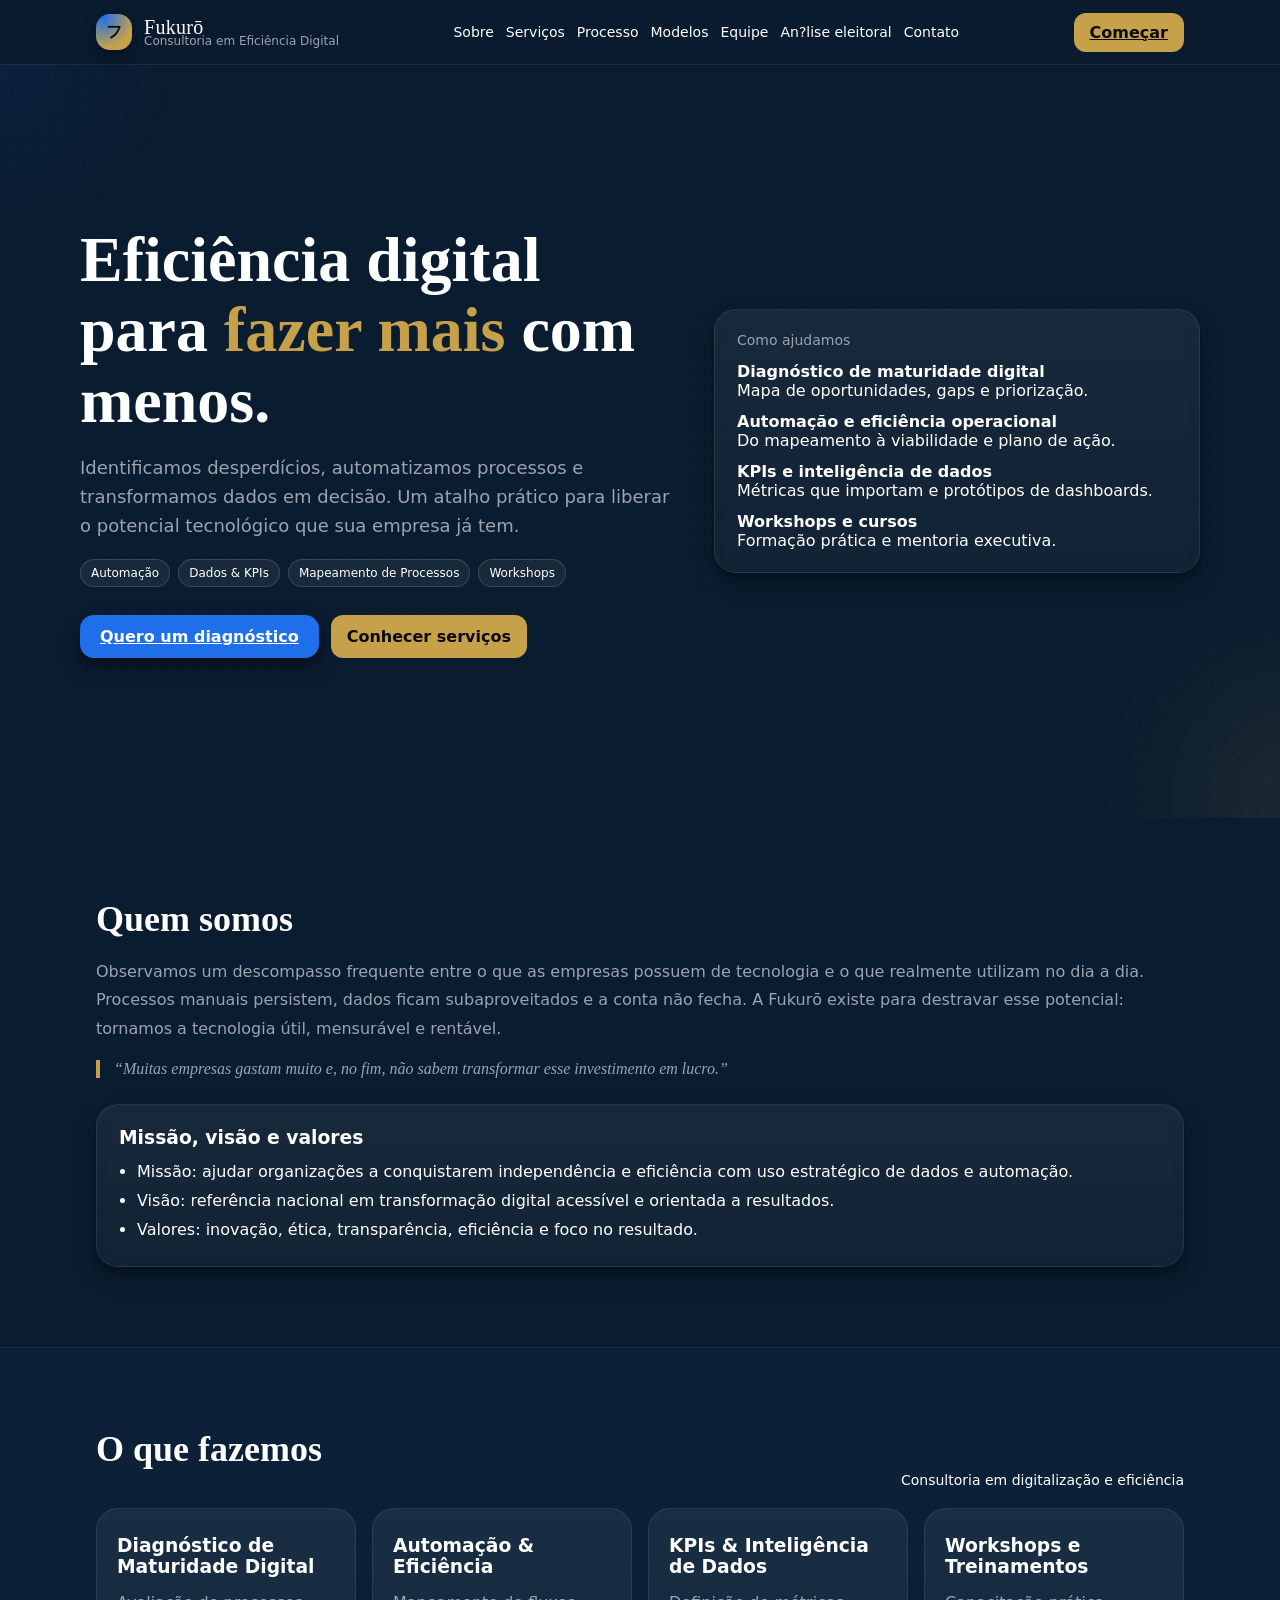
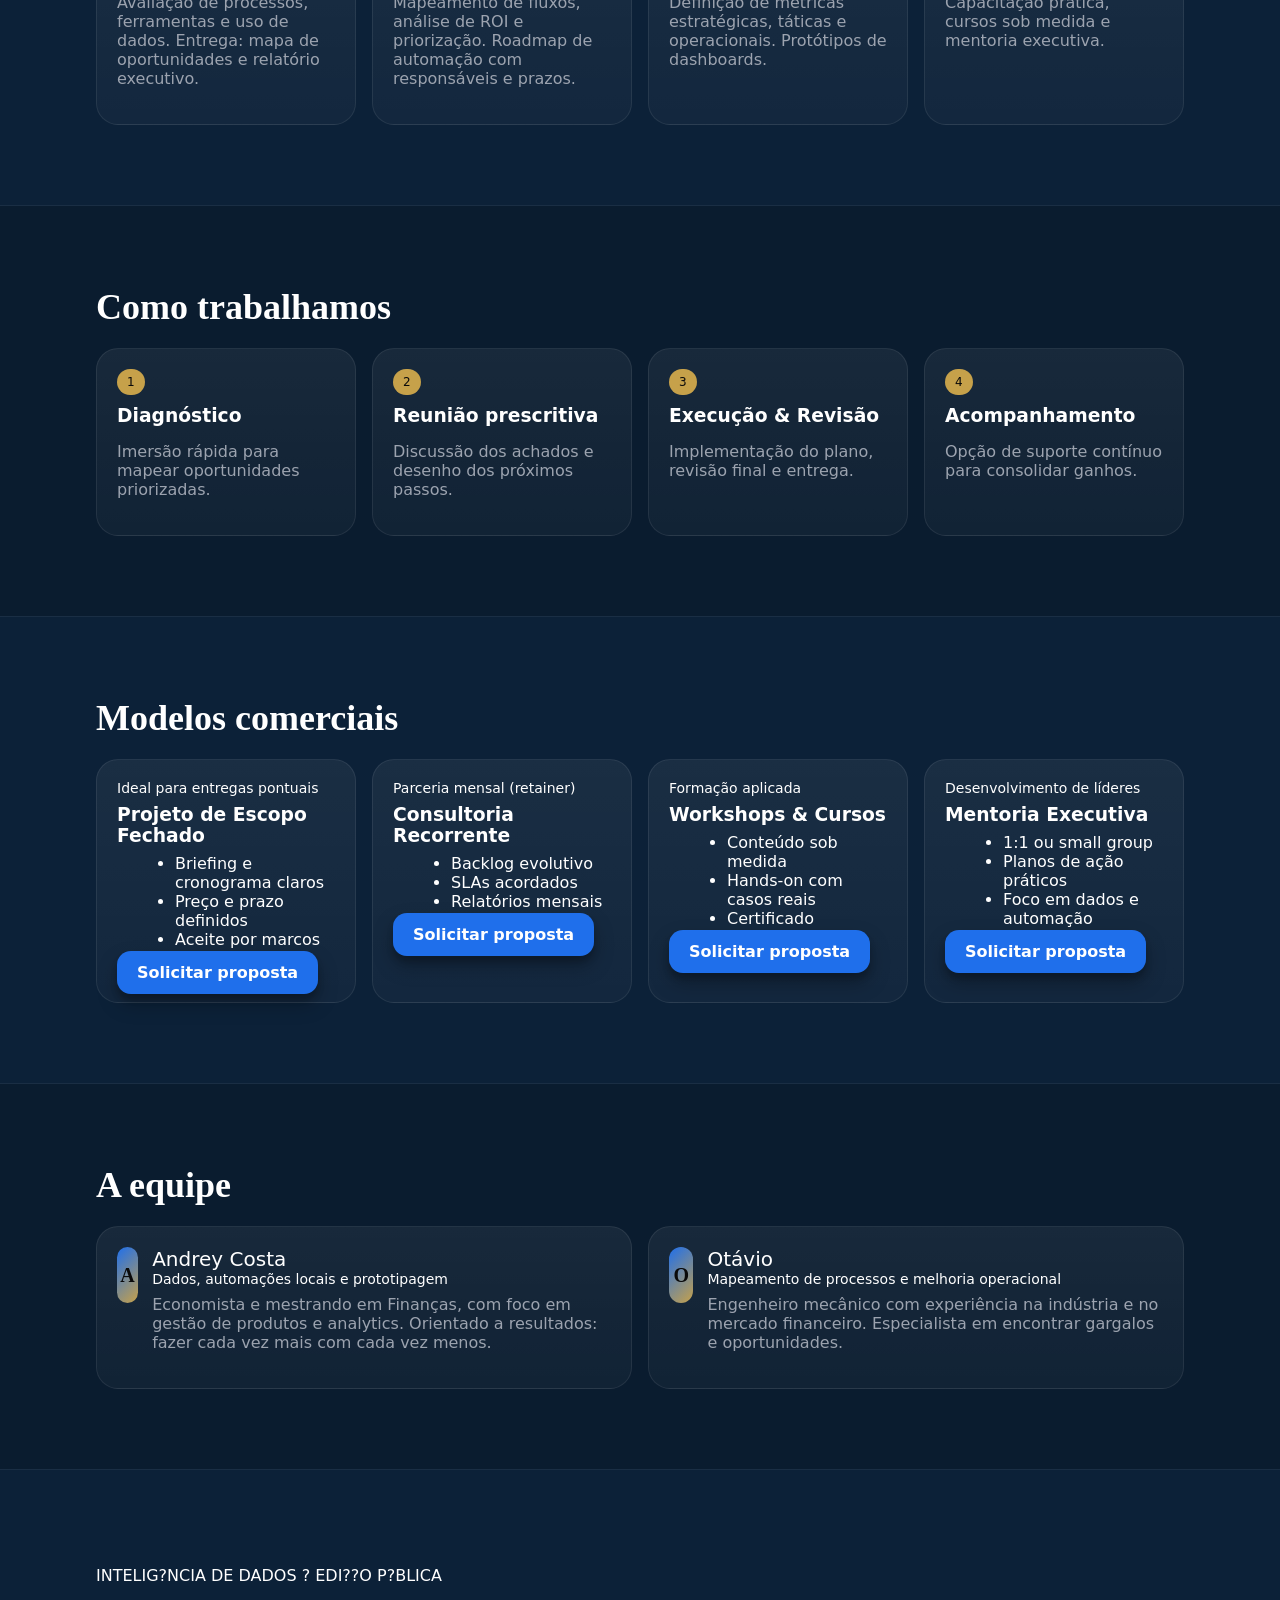
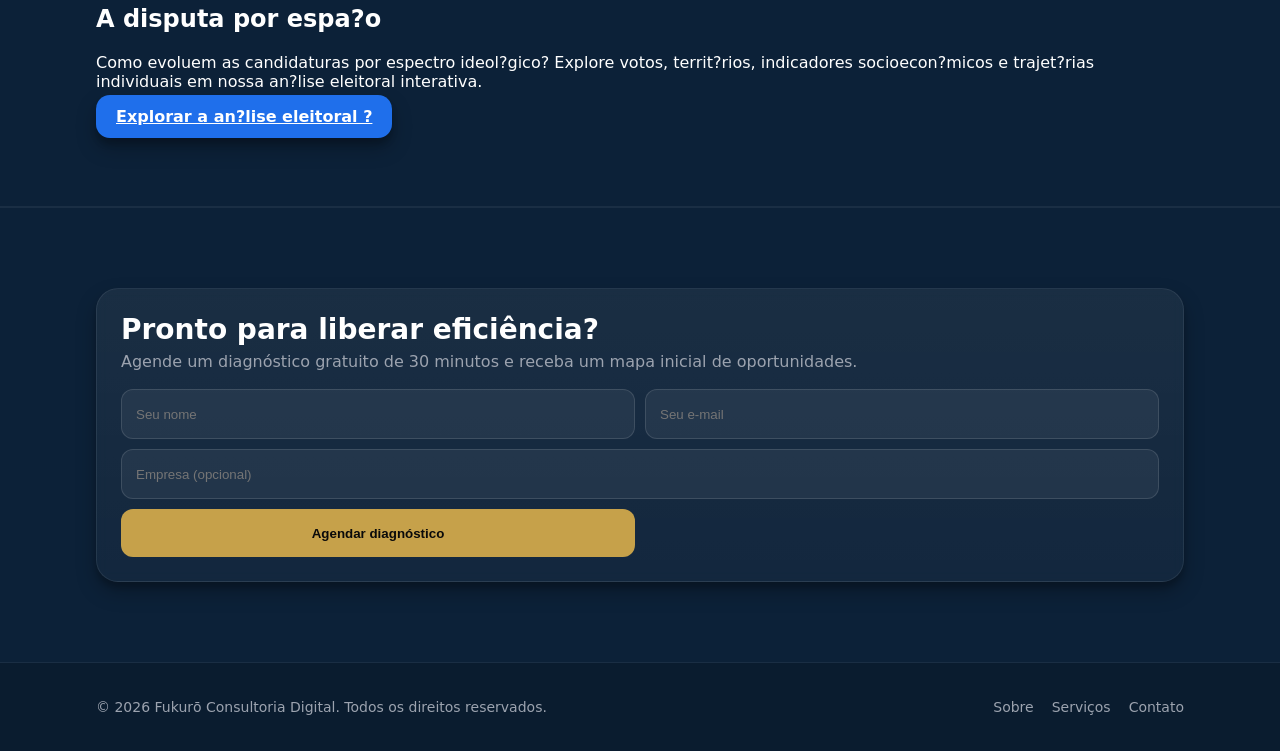
<file: index.html>
<!doctype html>
<html lang="pt-br">
<head>
  <meta charset="utf-8" />
  <meta name="viewport" content="width=device-width, initial-scale=1" />

  <!-- Security: CSP + referrer hardening (GitHub Pages has no custom HTTP headers,
       so these are set via meta tags; unsafe-inline is required for the inline
       footer-year <script> and inline style="" attributes used throughout). -->
  <meta http-equiv="Content-Security-Policy" content="default-src 'self'; script-src 'self' 'unsafe-inline'; style-src 'self' 'unsafe-inline' https://fonts.googleapis.com; font-src 'self' https://fonts.gstatic.com; img-src 'self' data:; connect-src 'self'; frame-ancestors 'none'; base-uri 'self'; form-action 'self'">
  <meta name="referrer" content="strict-origin-when-cross-origin">
  <title>Fukurō — Consultoria em Eficiência Digital</title>

  <!-- Fontes -->
  <link href="https://fonts.googleapis.com/css2?family=League+Spartan:wght@300;400;600;700;800;900&family=Exo+2:wght@300;400;500;600;700;800;900&family=Libre+Baskerville:ital,wght@0,400;0,700;1,400&display=swap" rel="stylesheet">

  <style>
    :root{
      --color-primary:#0A1C2F;   /* Azul Profundo Noturno */
      --color-secondary:#1F6FEB; /* Azul Elétrico Luminoso */
      --color-contrast:#FFFFFF;  /* Branco Puro */
      --color-support:#9CA3AF;   /* Cinza Titânio */
      --color-accent:#C6A14A;    /* Dourado Inteligente */
      --shadow-xl: 0 10px 20px rgba(0,0,0,.25), 0 6px 6px rgba(0,0,0,.18);
    }

    html, body {
      margin: 0;
      padding: 0;
      background: var(--color-primary);
      color: var(--color-contrast);
    }

    body { font-family: "Exo 2", system-ui, -apple-system, Segoe UI, Roboto, Helvetica, Arial; }

    /* Utilidades */
    .container { box-sizing: border-box; width: 100%; max-width: 1120px; margin: 0 auto; padding: 0 16px; }
    .font-display { font-family: "League Spartan", Impact, system-ui, sans-serif; }
    .font-serif   { font-family: "Libre Baskerville", Georgia, serif; }
    .btn-primary {
      background: var(--color-secondary);
      color: var(--color-contrast);
      border: 0;
      padding: 12px 20px;
      border-radius: 14px;
      font-weight: 700;
      cursor: pointer;
      box-shadow: var(--shadow-xl);
    }
    .btn-primary:hover { filter: brightness(1.08); }
    .btn-accent {
      background: var(--color-accent);
      color: #0a0a0a;
      border: 0;
      padding: 10px 16px;
      border-radius: 12px;
      font-weight: 700;
      cursor: pointer;
    }
    .chip {
      display: inline-block;
      border: 1px solid rgba(255,255,255,.14);
      background: rgba(255,255,255,.06);
      padding: 6px 10px;
      border-radius: 999px;
      font-size: 12px;
      color: var(--color-contrast);
    }
    .glass {
      background: linear-gradient(180deg, rgba(255,255,255,.06), rgba(255,255,255,.03));
      border: 1px solid rgba(255,255,255,.08);
      backdrop-filter: blur(6px);
      border-radius: 22px;
      box-shadow: var(--shadow-xl);
    }
    .bg-slab { background: #0C2138; border-top: 1px solid rgba(255,255,255,.06); border-bottom: 1px solid rgba(255,255,255,.06); }

    /* Navbar */
    header.nav {
      position: sticky; top: 0; z-index: 50;
      background: rgba(10,28,47,0.7);
      backdrop-filter: blur(8px);
      border-bottom: 1px solid rgba(255,255,255,.08);
    }
    .nav-inner { height: 64px; display: flex; align-items: center; justify-content: space-between; gap: 16px; }
    .brand { display: flex; align-items: center; gap: 12px; text-decoration: none; color: inherit; }
    .brand-badge {
      height: 36px; width: 36px; border-radius: 14px;
      background: radial-gradient(120% 120% at 20% 10%, var(--color-secondary) 0%, var(--color-accent) 70%);
      display: grid; place-items: center; box-shadow: 0 6px 16px rgba(0,0,0,.35);
    }
    .brand-badge span { font-family: "League Spartan"; font-weight: 800; color: #0a0a0a; }
    .brand-title { line-height: 1; }
    .brand-title .name { font-family: "League Spartan"; font-size: 20px; letter-spacing: .3px; }
    .brand-title .sub  { font-size: 12px; color: var(--color-support); margin-top: -2px; }

    nav.menu { display: none; gap: 12px; }
    nav.menu a { color: inherit; text-decoration: none; font-size: 14px; }
    nav.menu a:hover { color: var(--color-secondary); }

    @media (min-width: 1100px){ nav.menu { display: flex; } }

    /* Hero */
    .hero { position: relative; overflow: hidden; }
    .hero-grid {
      position: absolute; inset: 0;
      background-image: radial-gradient(rgba(255,255,255,.06) 1px, transparent 1px);
      background-size: 18px 18px;
      opacity: .4;
    }
    .hero-aura-1, .hero-aura-2 {
      position: absolute; border-radius: 999px; filter: blur(40px); opacity: .30;
    }
    .hero-aura-1 { top: -96px; left: -96px; width: 280px; height: 280px; background: radial-gradient(circle at 30% 30%, #1F6FEB55, transparent 60%); }
    .hero-aura-2 { bottom: -120px; right: -160px; width: 360px; height: 360px; background: radial-gradient(circle at 60% 60%, #C6A14A66, transparent 60%); }

    .hero-inner { position: relative; padding: 80px 0; display: grid; gap: 40px; }
    @media (min-width: 960px){ .hero-inner { grid-template-columns: 1.1fr 0.9fr; align-items: center; } }

    .hero h1 { font-family: "League Spartan"; font-size: 40px; line-height: 1.1; margin: 0; }
    @media (min-width: 768px){ .hero h1 { font-size: 64px; } }
    .hero p { margin: 18px 0 0; color: var(--color-support); font-size: 18px; line-height: 1.6; }
    .hero .cta { margin-top: 28px; display: flex; gap: 12px; flex-wrap: wrap; }
    .hero .chips { margin-top: 18px; display: flex; gap: 8px; flex-wrap: wrap; }

    /* Seções */
    section { padding: 80px 0; }
    h2.section-title { font-family: "League Spartan"; font-size: 36px; margin: 0 0 18px 0; }
    p.muted { color: var(--color-support); }

    /* Cards simples */
    .cards { display: grid; gap: 16px; }
    @media (min-width: 900px){ .cards.cols-4 { grid-template-columns: repeat(4, 1fr); } .cards.cols-2 { grid-template-columns: repeat(2, 1fr); } }

    .card { padding: 20px; border-radius: 22px; border: 1px solid rgba(255,255,255,.08); background: linear-gradient(180deg, rgba(255,255,255,.06), rgba(255,255,255,.03)); }

    /* Equipe */
    .team { display: grid; gap: 16px; }
    @media (min-width: 900px){ .team { grid-template-columns: repeat(2, 1fr); } }
    .avatar {
      height: 56px; width: 56px; border-radius: 16px;
      background: linear-gradient(135deg, var(--color-secondary), var(--color-accent));
      color: #0a0a0a; display: grid; place-items: center;
      font-family: "League Spartan"; font-weight: 800; font-size: 20px;
    }

    /* Formulário */
    form.inline-grid {
      width: 100%;
      display: grid; gap: 10px;
    }
    @media (min-width: 640px){ form.inline-grid { grid-template-columns: 1fr 1fr; } }
    input.text {
      height: 48px; border-radius: 12px; border: 1px solid rgba(255,255,255,.12);
      background: rgba(255,255,255,.06); color: var(--color-contrast);
      padding: 0 14px; outline: none;
    }
    input.text:focus { border-color: var(--color-secondary); box-shadow: 0 0 0 2px rgba(31,111,235,.35); }

    /* Footer */
    footer { padding: 36px 0; color: var(--color-support); font-size: 14px; }
    .footer-links { display: flex; gap: 18px; flex-wrap: wrap; }
    .footer-links a { color: inherit; text-decoration: none; }
    .footer-links a:hover { color: var(--color-secondary); }
  </style>
</head>
<body>

  <!-- NAV -->
  <header class="nav">
    <div class="container nav-inner">
      <a class="brand" href="#top" aria-label="Fukurō — Início">
        <div class="brand-badge"><span>フ</span></div>
        <div class="brand-title">
          <div class="name">Fukurō</div>
          <div class="sub">Consultoria em Eficiência Digital</div>
        </div>
      </a>

      <nav class="menu" aria-label="Principal">
        <a href="#sobre">Sobre</a>
        <a href="#servicos">Serviços</a>
        <a href="#processo">Processo</a>
        <a href="#modelos">Modelos</a>
        <a href="#time">Equipe</a>
        <a href="analise-candidaturas/">An?lise eleitoral</a>
        <a href="#contato">Contato</a>
      </nav>

      <a href="#contato" class="btn-accent" aria-label="Fale conosco">Começar</a>
    </div>
  </header>

  <!-- HERO -->
  <section class="hero" id="top">
    <div class="hero-grid"></div>
    <div class="hero-aura-1"></div>
    <div class="hero-aura-2"></div>

    <div class="container hero-inner">
      <div>
        <h1>Eficiência digital para <span style="color:var(--color-accent)">fazer mais</span> com menos.</h1>
        <p>Identificamos desperdícios, automatizamos processos e transformamos dados em decisão. Um atalho prático para liberar o potencial tecnológico que sua empresa já tem.</p>
        <div class="chips">
          <span class="chip">Automação</span>
          <span class="chip">Dados &amp; KPIs</span>
          <span class="chip">Mapeamento de Processos</span>
          <span class="chip">Workshops</span>
        </div>
        <div class="cta">
          <a href="#contato" class="btn-primary">Quero um diagnóstico</a>
          <a href="#servicos" class="btn-accent" style="text-decoration:none; display:inline-grid; place-items:center;">Conhecer serviços</a>
        </div>
      </div>

      <div class="glass" style="padding:22px;">
        <div style="color:var(--color-support); font-size:14px;">Como ajudamos</div>
        <ul style="list-style:none; padding:0; margin:14px 0 0 0; display:grid; gap:12px;">
          <li><strong class="font-display">Diagnóstico de maturidade digital</strong><br><span class="muted">Mapa de oportunidades, gaps e priorização.</span></li>
          <li><strong class="font-display">Automação e eficiência operacional</strong><br><span class="muted">Do mapeamento à viabilidade e plano de ação.</span></li>
          <li><strong class="font-display">KPIs e inteligência de dados</strong><br><span class="muted">Métricas que importam e protótipos de dashboards.</span></li>
          <li><strong class="font-display">Workshops e cursos</strong><br><span class="muted">Formação prática e mentoria executiva.</span></li>
        </ul>
      </div>
    </div>
  </section>

  <!-- SOBRE -->
  <section id="sobre">
    <div class="container">
      <div style="display:grid; gap:26px; align-items:start;">
        <div>
          <h2 class="section-title">Quem somos</h2>
          <p class="muted" style="line-height:1.8;">
            Observamos um descompasso frequente entre o que as empresas possuem de tecnologia e o que realmente utilizam no dia a dia.
            Processos manuais persistem, dados ficam subaproveitados e a conta não fecha. A Fukurō existe para destravar esse potencial:
            tornamos a tecnologia útil, mensurável e rentável.
          </p>
          <blockquote class="font-serif" style="margin:16px 0 0; padding-left:14px; border-left:4px solid var(--color-accent); color:var(--color-support); font-style:italic;">
            “Muitas empresas gastam muito e, no fim, não sabem transformar esse investimento em lucro.”
          </blockquote>
        </div>

        <div class="glass" style="padding:22px;">
          <h3 class="font-display" style="margin:0 0 10px;">Missão, visão e valores</h3>
          <ul class="muted" style="margin:0; padding-left:18px; line-height:1.8;">
            <li><span style="color:var(--color-contrast)">Missão:</span> ajudar organizações a conquistarem independência e eficiência com uso estratégico de dados e automação.</li>
            <li><span style="color:var(--color-contrast)">Visão:</span> referência nacional em transformação digital acessível e orientada a resultados.</li>
            <li><span style="color:var(--color-contrast)">Valores:</span> inovação, ética, transparência, eficiência e foco no resultado.</li>
          </ul>
        </div>
      </div>
    </div>
  </section>

  <!-- SERVIÇOS -->
  <section id="servicos" class="bg-slab">
    <div class="container">
      <div style="display:flex; align-items:end; justify-content:space-between; gap:18px; flex-wrap:wrap;">
        <h2 class="section-title">O que fazemos</h2>
        <div class="muted" style="font-size:14px;">Consultoria em digitalização e eficiência</div>
      </div>

      <div class="cards cols-4" style="margin-top:20px;">
        <div class="card">
          <h3 class="font-display" style="margin:6px 0 8px;">Diagnóstico de Maturidade Digital</h3>
          <p class="muted">Avaliação de processos, ferramentas e uso de dados. Entrega: mapa de oportunidades e relatório executivo.</p>
        </div>
        <div class="card">
          <h3 class="font-display" style="margin:6px 0 8px;">Automação &amp; Eficiência</h3>
          <p class="muted">Mapeamento de fluxos, análise de ROI e priorização. Roadmap de automação com responsáveis e prazos.</p>
        </div>
        <div class="card">
          <h3 class="font-display" style="margin:6px 0 8px;">KPIs &amp; Inteligência de Dados</h3>
          <p class="muted">Definição de métricas estratégicas, táticas e operacionais. Protótipos de dashboards.</p>
        </div>
        <div class="card">
          <h3 class="font-display" style="margin:6px 0 8px;">Workshops e Treinamentos</h3>
          <p class="muted">Capacitação prática, cursos sob medida e mentoria executiva.</p>
        </div>
      </div>
    </div>
  </section>

  <!-- PROCESSO -->
  <section id="processo">
    <div class="container">
      <h2 class="section-title">Como trabalhamos</h2>
      <div class="cards cols-4" style="margin-top:20px;">
        <div class="card">
          <div class="chip" style="background:var(--color-accent); color:#0a0a0a; border:0;">1</div>
          <h3 class="font-display" style="margin:10px 0 6px;">Diagnóstico</h3>
          <p class="muted">Imersão rápida para mapear oportunidades priorizadas.</p>
        </div>
        <div class="card">
          <div class="chip" style="background:var(--color-accent); color:#0a0a0a; border:0;">2</div>
          <h3 class="font-display" style="margin:10px 0 6px;">Reunião prescritiva</h3>
          <p class="muted">Discussão dos achados e desenho dos próximos passos.</p>
        </div>
        <div class="card">
          <div class="chip" style="background:var(--color-accent); color:#0a0a0a; border:0;">3</div>
          <h3 class="font-display" style="margin:10px 0 6px;">Execução &amp; Revisão</h3>
          <p class="muted">Implementação do plano, revisão final e entrega.</p>
        </div>
        <div class="card">
          <div class="chip" style="background:var(--color-accent); color:#0a0a0a; border:0;">4</div>
          <h3 class="font-display" style="margin:10px 0 6px;">Acompanhamento</h3>
          <p class="muted">Opção de suporte contínuo para consolidar ganhos.</p>
        </div>
      </div>
    </div>
  </section>

  <!-- MODELOS COMERCIAIS -->
  <section id="modelos" class="bg-slab">
    <div class="container">
      <h2 class="section-title">Modelos comerciais</h2>
      <div class="cards cols-4" style="margin-top:20px;">
        <div class="card">
          <div class="muted" style="font-size:14px;">Ideal para entregas pontuais</div>
          <h3 class="font-display" style="margin:8px 0 6px;">Projeto de Escopo Fechado</h3>
          <ul class="muted" style="margin:8px 0 0 18px;">
            <li>Briefing e cronograma claros</li>
            <li>Preço e prazo definidos</li>
            <li>Aceite por marcos</li>
          </ul>
          <div style="margin-top:14px;"><a href="#contato" class="btn-primary" style="text-decoration:none;">Solicitar proposta</a></div>
        </div>
        <div class="card">
          <div class="muted" style="font-size:14px;">Parceria mensal (retainer)</div>
          <h3 class="font-display" style="margin:8px 0 6px;">Consultoria Recorrente</h3>
          <ul class="muted" style="margin:8px 0 0 18px;">
            <li>Backlog evolutivo</li>
            <li>SLAs acordados</li>
            <li>Relatórios mensais</li>
          </ul>
          <div style="margin-top:14px;"><a href="#contato" class="btn-primary" style="text-decoration:none;">Solicitar proposta</a></div>
        </div>
        <div class="card">
          <div class="muted" style="font-size:14px;">Formação aplicada</div>
          <h3 class="font-display" style="margin:8px 0 6px;">Workshops &amp; Cursos</h3>
          <ul class="muted" style="margin:8px 0 0 18px;">
            <li>Conteúdo sob medida</li>
            <li>Hands-on com casos reais</li>
            <li>Certificado</li>
          </ul>
          <div style="margin-top:14px;"><a href="#contato" class="btn-primary" style="text-decoration:none;">Solicitar proposta</a></div>
        </div>
        <div class="card">
          <div class="muted" style="font-size:14px;">Desenvolvimento de líderes</div>
          <h3 class="font-display" style="margin:8px 0 6px;">Mentoria Executiva</h3>
          <ul class="muted" style="margin:8px 0 0 18px;">
            <li>1:1 ou small group</li>
            <li>Planos de ação práticos</li>
            <li>Foco em dados e automação</li>
          </ul>
          <div style="margin-top:14px;"><a href="#contato" class="btn-primary" style="text-decoration:none;">Solicitar proposta</a></div>
        </div>
      </div>
    </div>
  </section>

  <!-- EQUIPE -->
  <section id="time">
    <div class="container">
      <h2 class="section-title">A equipe</h2>
      <div class="team" style="margin-top:20px;">
        <div class="card" style="display:flex; gap:14px; align-items:flex-start;">
          <div class="avatar">A</div>
          <div>
            <div class="font-display" style="font-size:20px;">Andrey Costa</div>
            <div class="muted" style="font-size:14px;">Dados, automações locais e prototipagem</div>
            <p class="muted" style="margin-top:8px;">Economista e mestrando em Finanças, com foco em gestão de produtos e analytics. Orientado a resultados: fazer cada vez mais com cada vez menos.</p>
          </div>
        </div>
        <div class="card" style="display:flex; gap:14px; align-items:flex-start;">
          <div class="avatar">O</div>
          <div>
            <div class="font-display" style="font-size:20px;">Otávio</div>
            <div class="muted" style="font-size:14px;">Mapeamento de processos e melhoria operacional</div>
            <p class="muted" style="margin-top:8px;">Engenheiro mecânico com experiência na indústria e no mercado financeiro. Especialista em encontrar gargalos e oportunidades.</p>
          </div>
        </div>
      </div>
    </div>
  </section>

  <!-- CTA -->
  <section id="analise-publica" class="bg-slab">
    <div class="container">
      <p>INTELIG?NCIA DE DADOS ? EDI??O P?BLICA</p>
      <h2>A disputa por espa?o</h2>
      <p>Como evoluem as candidaturas por espectro ideol?gico? Explore votos, territ?rios, indicadores socioecon?micos e trajet?rias individuais em nossa an?lise eleitoral interativa.</p>
      <a href="analise-candidaturas/" class="btn-primary">Explorar a an?lise eleitoral ?</a>
    </div>
  </section>

  <section id="contato" class="bg-slab">
    <div class="container">
      <div class="glass" style="padding:24px; display:flex; gap:18px; align-items:center; justify-content:space-between; flex-wrap:wrap;">
        <div>
          <h3 class="font-display" style="font-size:28px; margin:0;">Pronto para liberar eficiência?</h3>
          <p class="muted" style="margin:6px 0 0;">Agende um diagnóstico gratuito de 30 minutos e receba um mapa inicial de oportunidades.</p>
        </div>
        <form class="inline-grid" action="#" method="post">
          <input class="text" name="nome"    placeholder="Seu nome" required>
          <input class="text" name="email"   type="email" placeholder="Seu e-mail" required>
          <input class="text" name="empresa" placeholder="Empresa (opcional)" style="grid-column:1/-1;">
          <button class="btn-accent" type="submit" style="height:48px; border-radius:12px;">Agendar diagnóstico</button>
        </form>
      </div>
    </div>
  </section>

  <!-- FOOTER -->
  <footer>
    <div class="container" style="display:flex; gap:12px; align-items:center; justify-content:space-between; flex-wrap:wrap;">
      <div>© <span id="y"></span> Fukurō Consultoria Digital. Todos os direitos reservados.</div>
      <div class="footer-links" aria-label="Links de rodapé">
        <a href="#sobre">Sobre</a>
        <a href="#servicos">Serviços</a>
        <a href="#contato">Contato</a>
      </div>
    </div>
  </footer>

  <script>
    // atualiza ano do footer
    document.getElementById("y").textContent = new Date().getFullYear();
  </script>
</body>
</html>
</file>
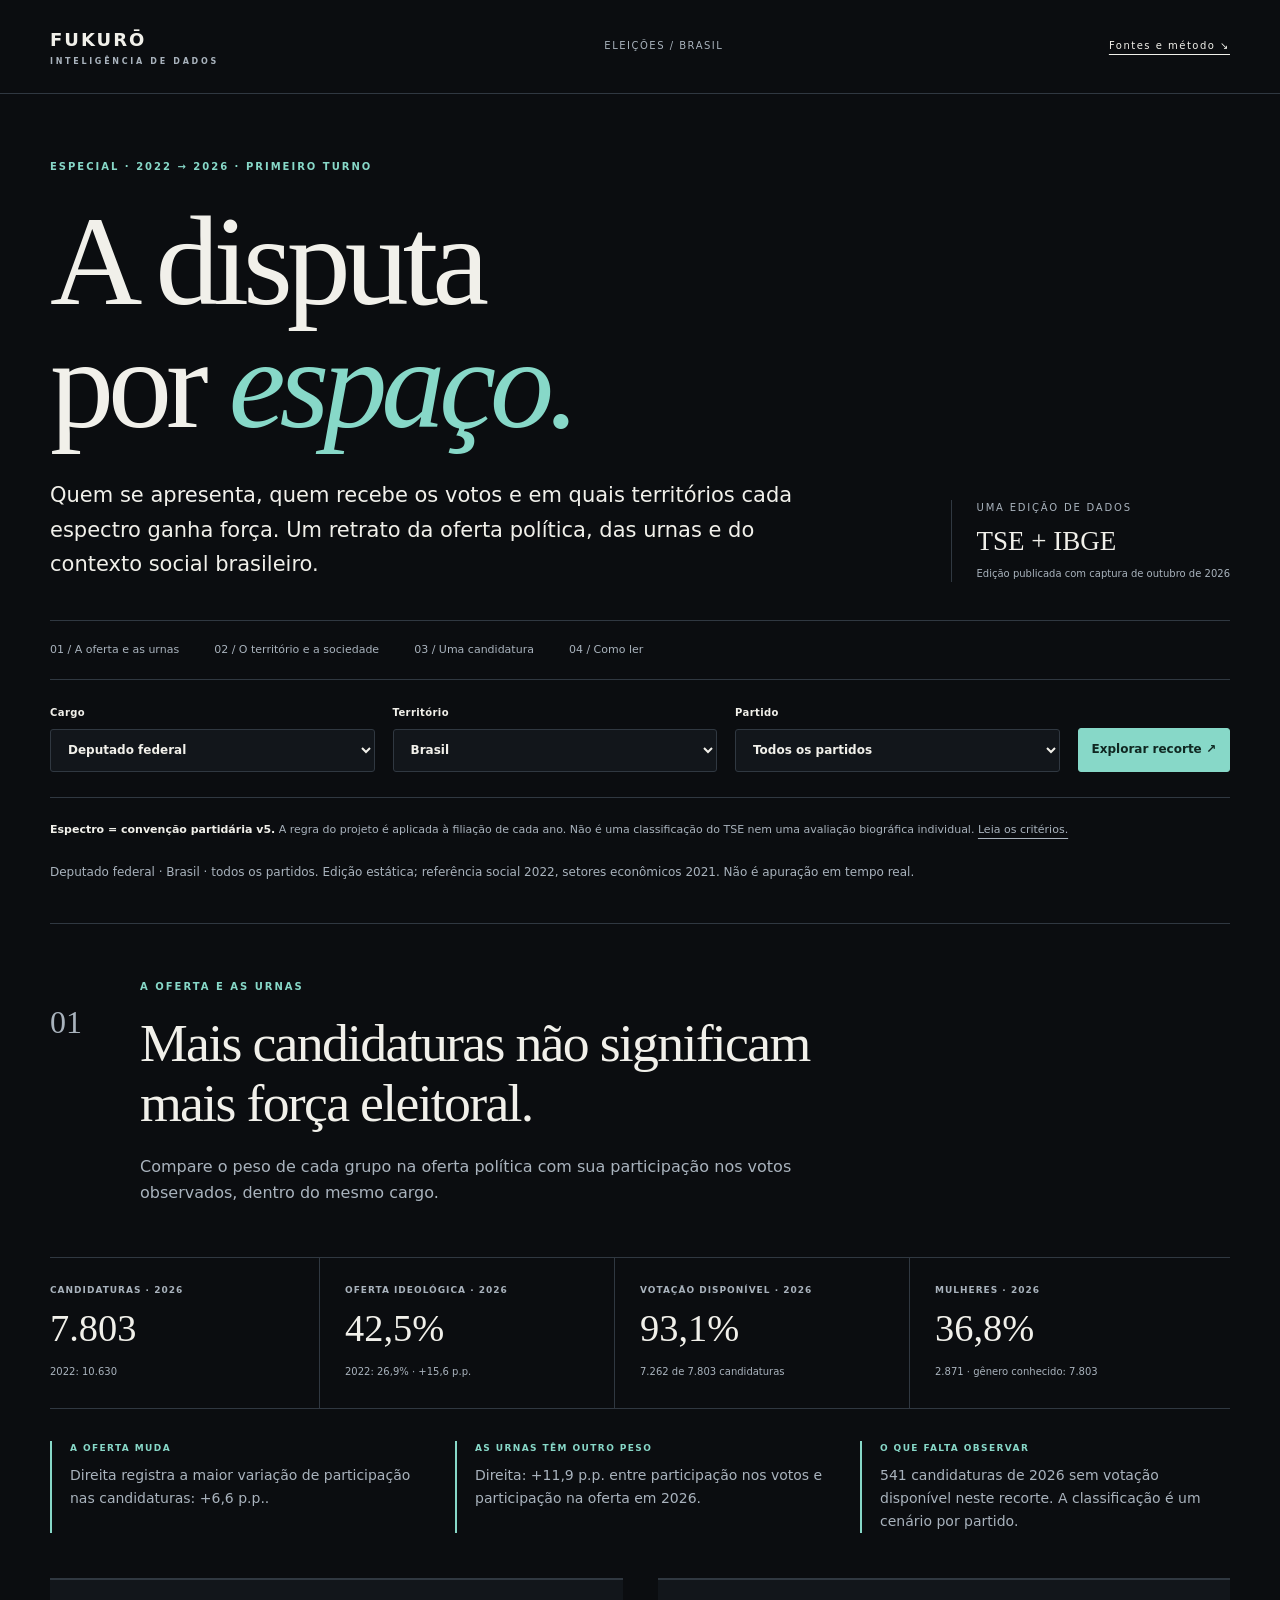
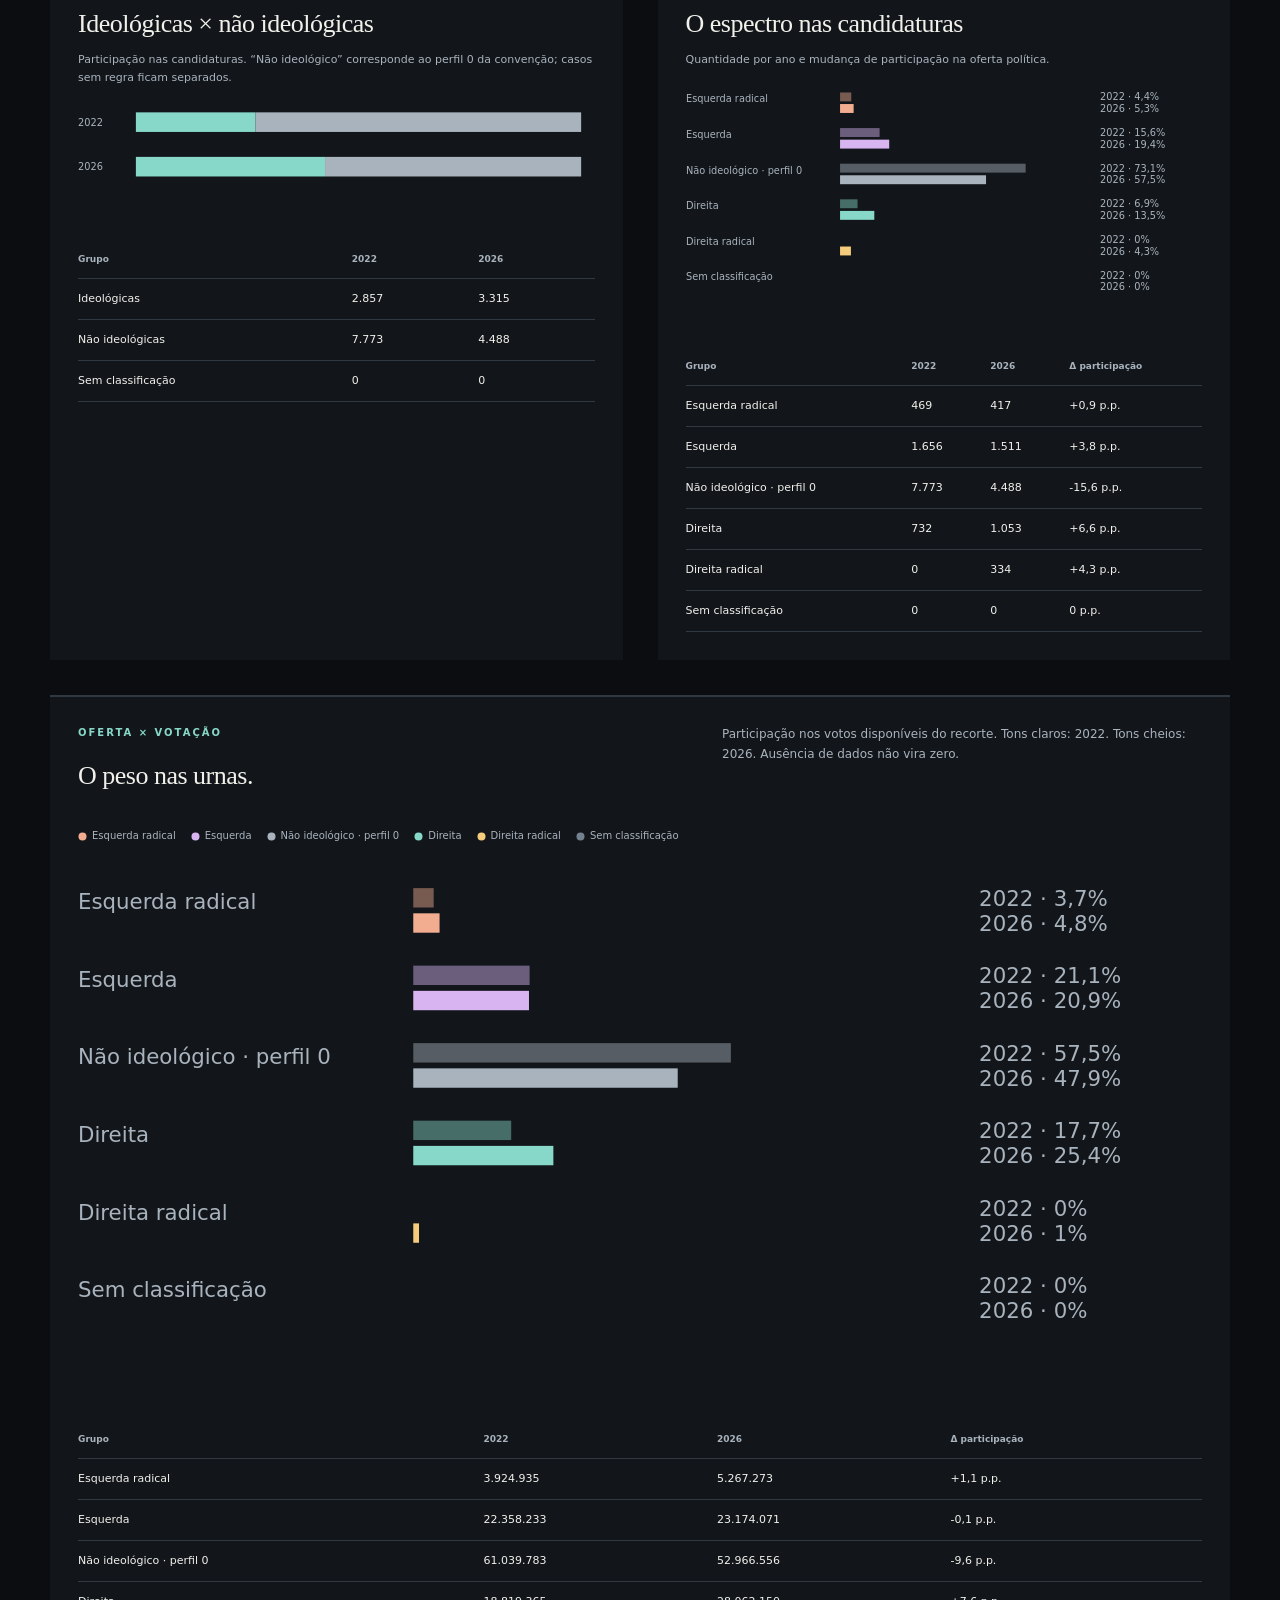
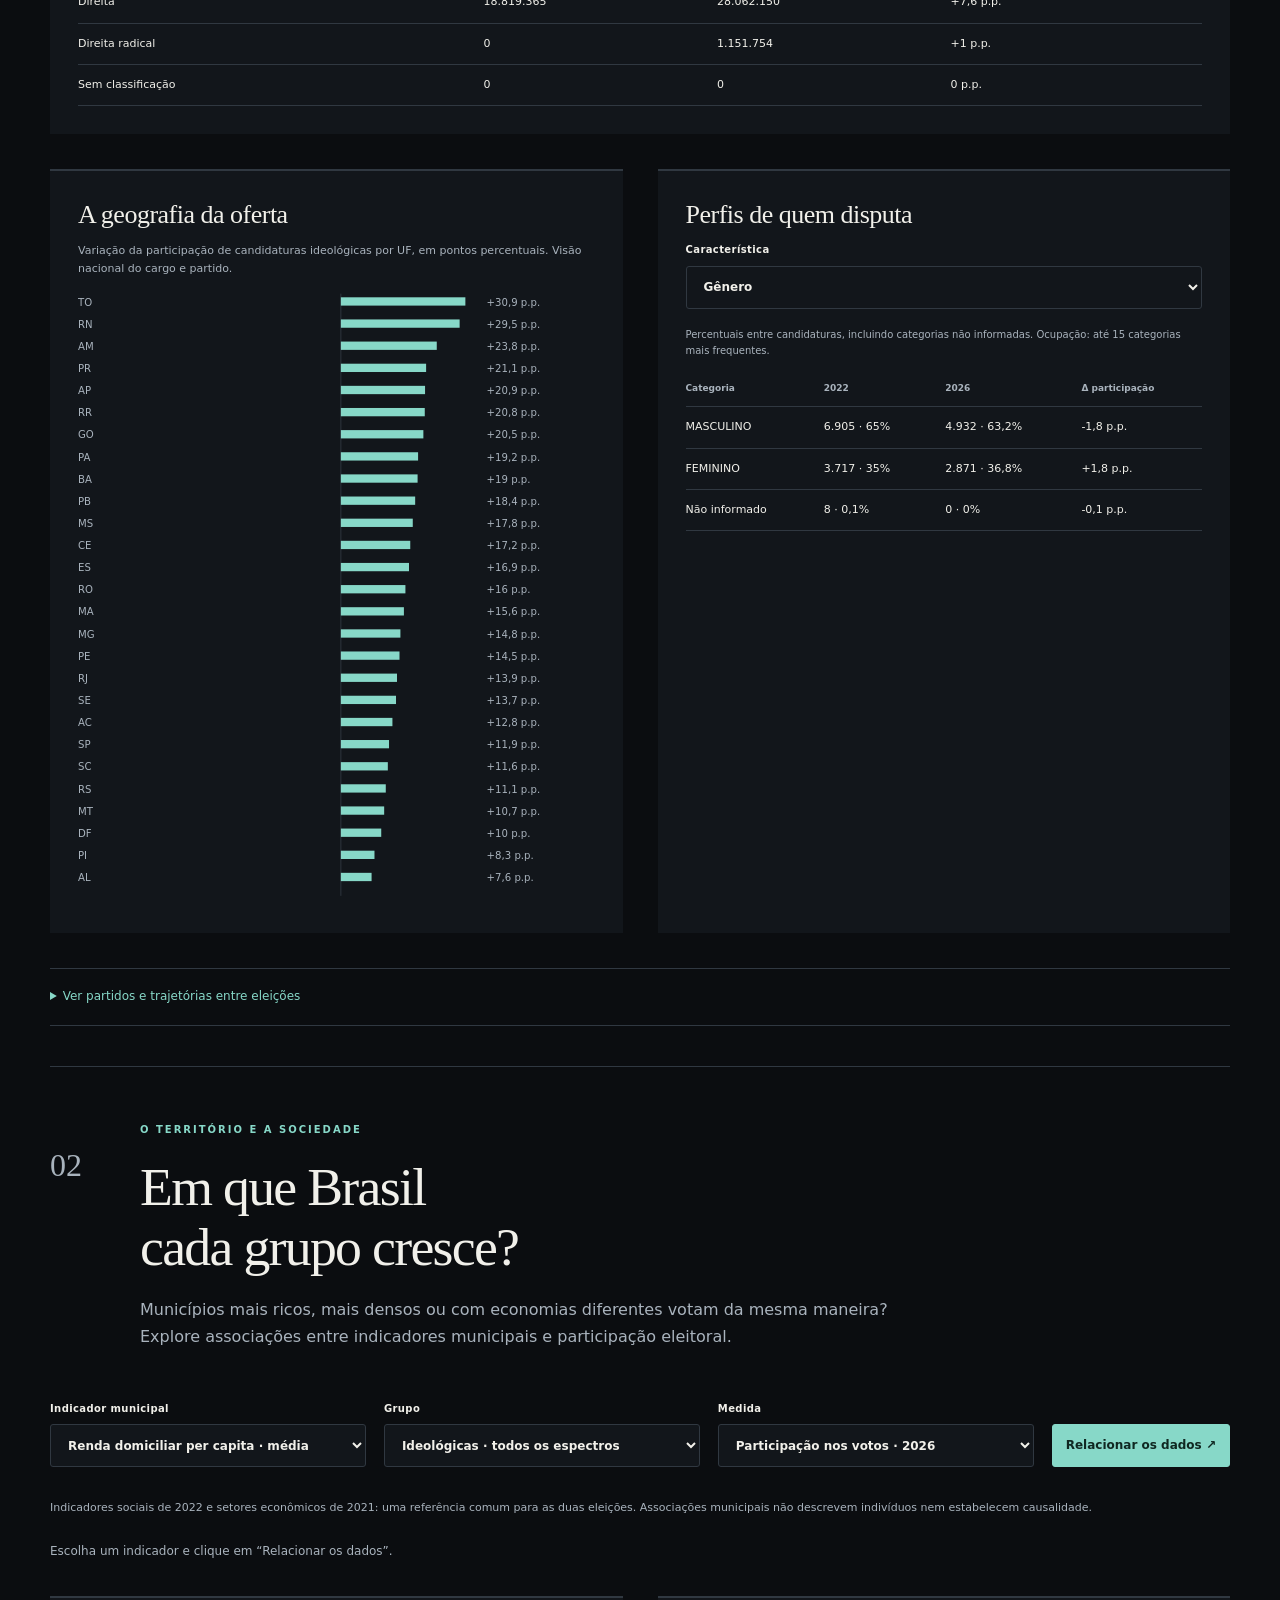
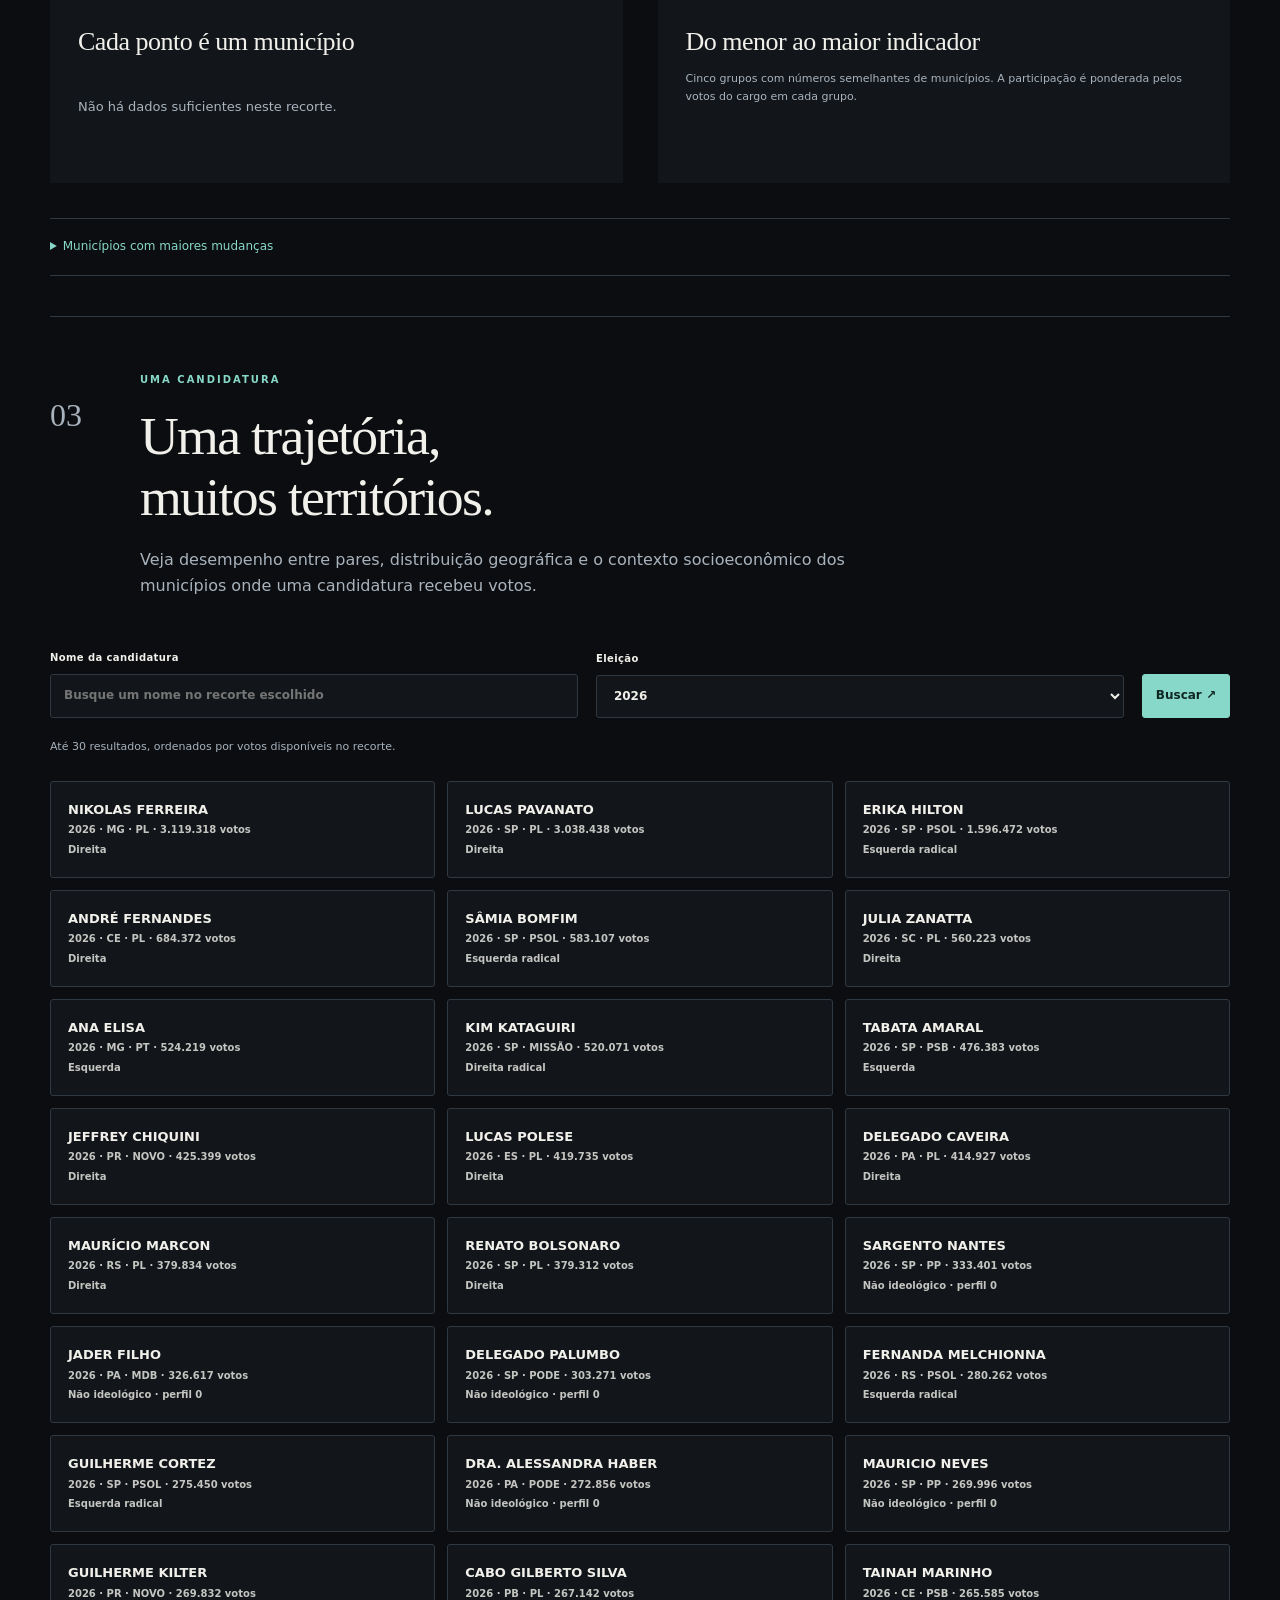
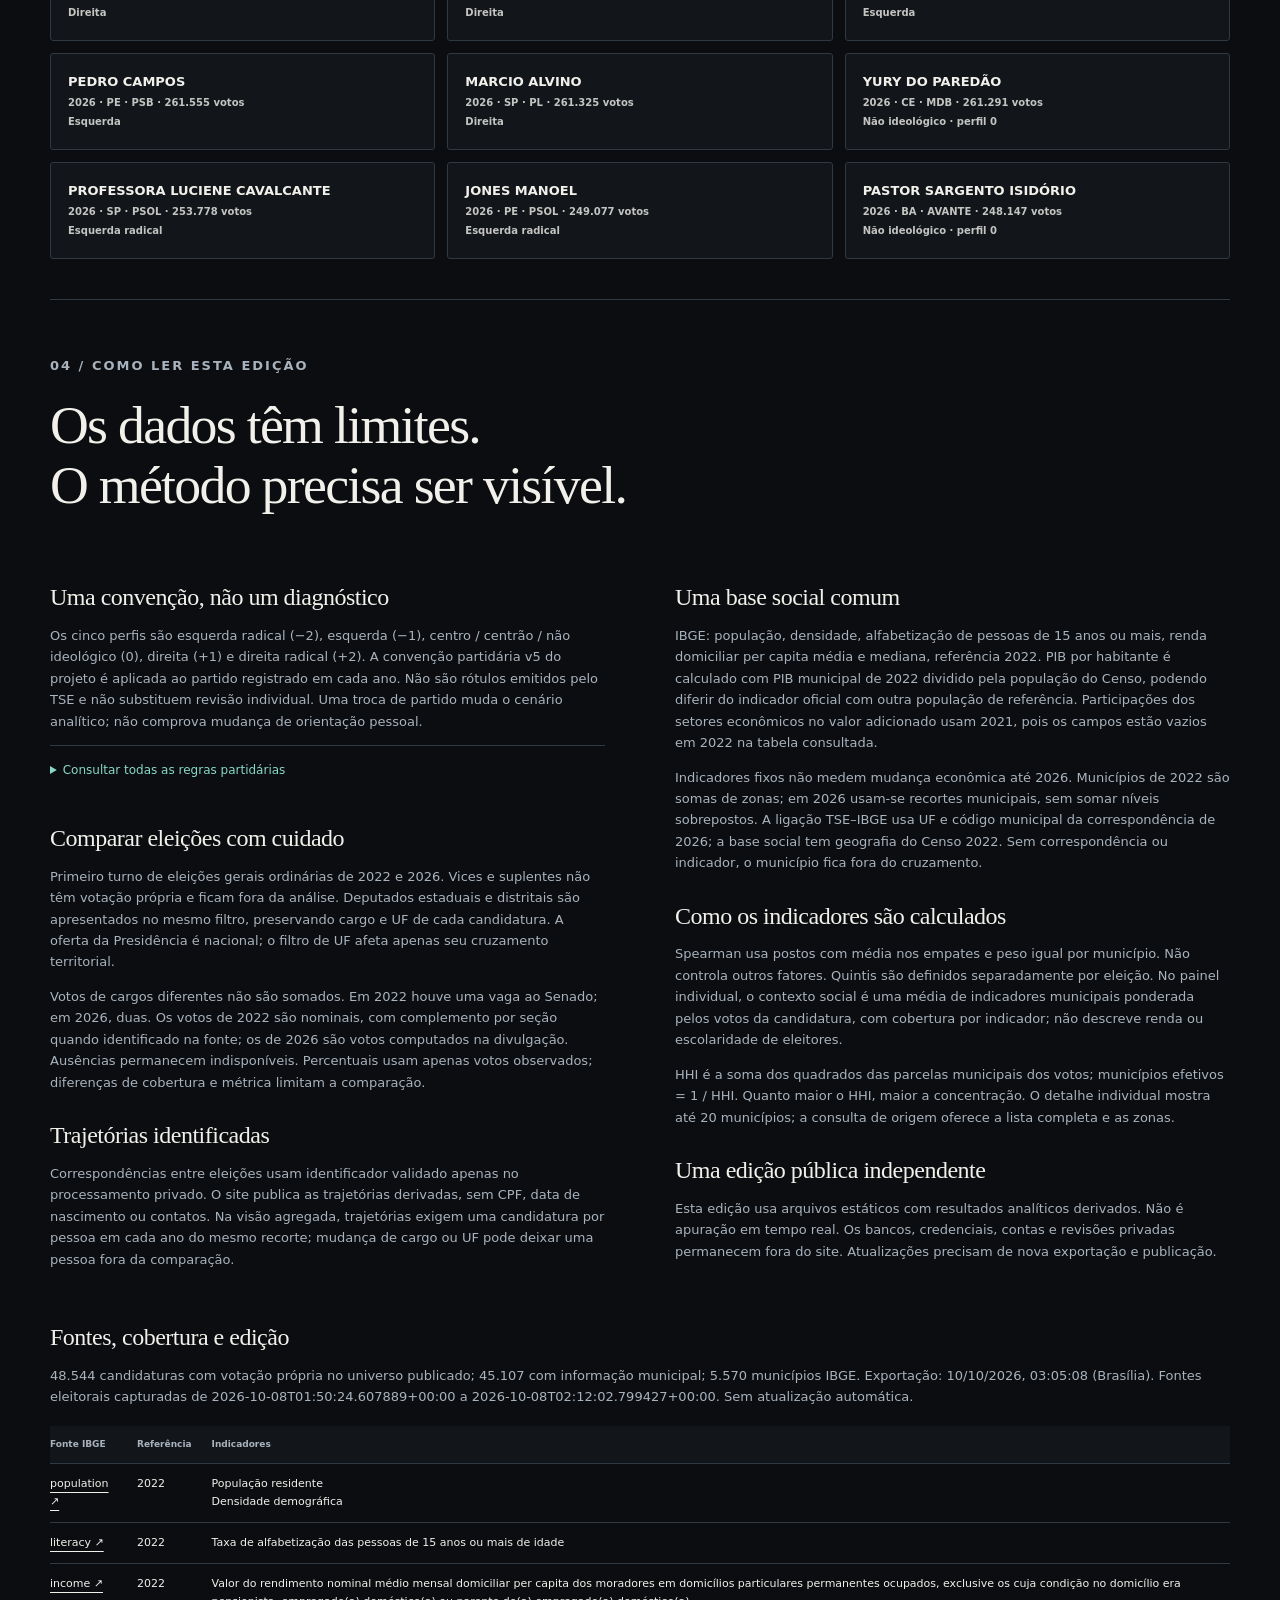
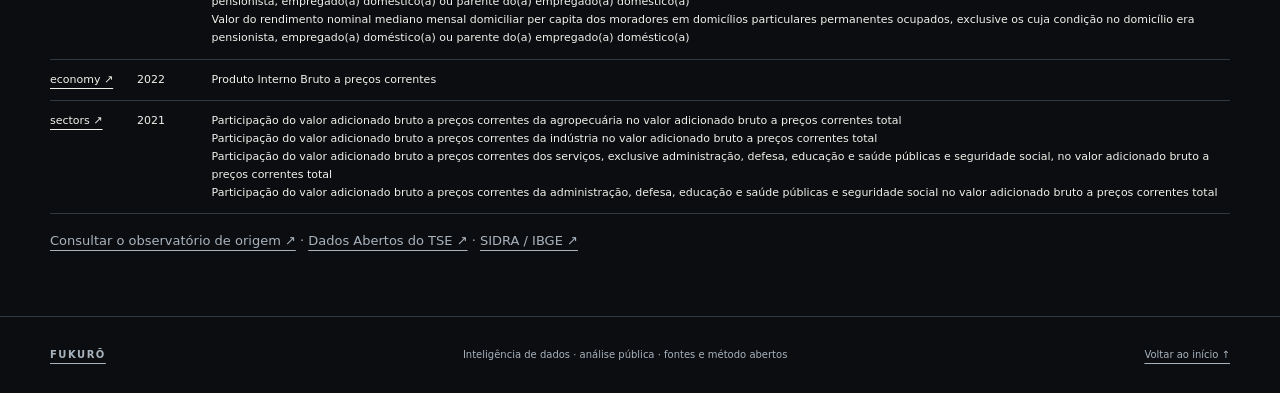
<file: analise-candidaturas/index.html>
<!doctype html><html lang="pt-BR"><head><meta charset="utf-8"><meta name="viewport" content="width=device-width,initial-scale=1"><meta http-equiv="Content-Security-Policy" content="default-src 'self'; script-src 'self'; style-src 'self'; img-src 'self' data:; connect-src 'self'; base-uri 'none'; form-action 'self'"><meta name="referrer" content="strict-origin-when-cross-origin"><title>A disputa por espaço · Atlas eleitoral | Fukurō</title><meta name="description" content="Análise jornalística das candidaturas de 2022 e 2026: evolução por espectro, votação, territórios, indicadores sociais e trajetórias individuais. Fontes TSE e IBGE."><link rel="canonical" href="https://fukuroconsultoria.com.br/analise-candidaturas/"><meta property="og:type" content="website"><meta property="og:title" content="A disputa por espaço · Atlas eleitoral"><meta property="og:description" content="Explore candidaturas, espectros e territórios em 2022 e 2026. Uma análise pública de Fukurō, com fontes e método explícitos."><meta property="og:image" content="https://fukuroconsultoria.com.br/analise-candidaturas/social.png"><link rel="icon" type="image/svg+xml" href="icon.svg"><link rel="stylesheet" href="atlas.css"><script src="atlas.js" defer></script></head><body>
<header class="masthead"><a href="../" class="brand">FUKURŌ<span>INTELIGÊNCIA DE DADOS</span></a><span class="masthead-label">ELEIÇÕES / BRASIL</span><a class="header-link" href="#metodo">Fontes e método ↘</a></header>
<main><section class="opening"><p class="kicker">ESPECIAL · 2022 → 2026 · PRIMEIRO TURNO</p><h1>A disputa<br>por <em>espaço.</em></h1><div class="opening-bottom"><p class="lede">Quem se apresenta, quem recebe os votos e em quais territórios cada espectro ganha força. Um retrato da oferta política, das urnas e do contexto social brasileiro.</p><div class="edition"><span>UMA EDIÇÃO DE DADOS</span><strong>TSE + IBGE</strong><small id="edition-date">Captura eleitoral de outubro de 2026</small></div></div></section>
<nav class="chapters" aria-label="Seções"><a href="#panorama">01 / A oferta e as urnas</a><a href="#sociedade">02 / O território e a sociedade</a><a href="#individual">03 / Uma candidatura</a><a href="#metodo">04 / Como ler</a></nav>
<form id="filters" class="filters"><label>Cargo<select id="office"><option value="6">Deputado federal</option><option value="7">Deputado estadual / distrital</option><option value="5">Senador</option><option value="3">Governador</option><option value="1">Presidente</option><option value="25">Conselheiro distrital</option></select></label><label>Território<select id="uf"><option value="">Brasil</option></select></label><label>Partido<select id="party"><option value="">Todos os partidos</option></select></label><button type="submit">Explorar recorte ↗</button></form>
<p class="context"><strong>Espectro = convenção partidária v5.</strong> A regra do projeto é aplicada à filiação de cada ano. Não é uma classificação do TSE nem uma avaliação biográfica individual. <a href="#metodo">Leia os critérios.</a></p><p id="status" role="status" aria-live="polite">Preparando a edição de dados…</p><noscript><p>Os gráficos e filtros precisam de JavaScript. Fontes e metodologia estão disponíveis abaixo.</p></noscript>
<section id="panorama"><div class="section-head"><span class="chapter-number">01</span><div><p class="kicker">A OFERTA E AS URNAS</p><h2>Mais candidaturas não significam<br>mais força eleitoral.</h2><p>Compare o peso de cada grupo na oferta política com sua participação nos votos observados, dentro do mesmo cargo.</p></div></div><div id="kpis" class="kpis"></div><div id="insights" class="insights"></div>
<div class="chart-grid"><article class="chart-block"><h3>Ideológicas × não ideológicas</h3><p>Participação nas candidaturas. “Não ideológico” corresponde ao perfil 0 da convenção; casos sem regra ficam separados.</p><div id="ideology"></div></article><article class="chart-block"><h3>O espectro nas candidaturas</h3><p>Quantidade por ano e mudança de participação na oferta política.</p><div id="supply"></div></article></div><article class="chart-block wide"><div class="chart-heading"><div><p class="kicker">OFERTA × VOTAÇÃO</p><h3>O peso nas urnas.</h3></div><p>Participação nos votos disponíveis do recorte. Tons claros: 2022. Tons cheios: 2026. Ausência de dados não vira zero.</p></div><div id="votes"></div></article>
<div class="chart-grid"><article class="chart-block"><h3>A geografia da oferta</h3><p>Variação da participação de candidaturas ideológicas por UF, em pontos percentuais. Visão nacional do cargo e partido.</p><div id="states"></div></article><article class="chart-block"><h3>Perfis de quem disputa</h3><label>Característica<select id="demographic"><option value="gender">Gênero</option><option value="race">Cor / raça</option><option value="education">Escolaridade</option><option value="age">Faixa etária</option><option value="occupation">Ocupação</option></select></label><div id="demographics"></div></article></div><details class="data-details"><summary>Ver partidos e trajetórias entre eleições</summary><h3>Partidos em perspectiva</h3><div id="parties"></div><h3>Trajetórias no recorte</h3><div id="transitions"></div></details></section>
<section id="sociedade"><div class="section-head"><span class="chapter-number">02</span><div><p class="kicker">O TERRITÓRIO E A SOCIEDADE</p><h2>Em que Brasil<br>cada grupo cresce?</h2><p>Municípios mais ricos, mais densos ou com economias diferentes votam da mesma maneira? Explore associações entre indicadores municipais e participação eleitoral.</p></div></div><div class="controls"><label>Indicador municipal<select id="indicator"></select></label><label>Grupo<select id="profile"><option value="ideological">Ideológicas · todos os espectros</option><option value="0">Não ideológicas · perfil 0</option><option value="-2">Esquerda radical</option><option value="-1">Esquerda</option><option value="1">Direita</option><option value="2">Direita radical</option></select></label><label>Medida<select id="measure"><option value="2026">Participação nos votos · 2026</option><option value="2022">Participação nos votos · 2022</option><option value="change">Variação 2022 → 2026</option></select></label><button id="explore-territory" type="button">Relacionar os dados ↗</button></div><p class="context">Indicadores sociais de 2022 e setores econômicos de 2021: uma referência comum para as duas eleições. Associações municipais não descrevem indivíduos nem estabelecem causalidade.</p><p id="territory-status" role="status">Escolha um indicador e clique em “Relacionar os dados”.</p><div class="chart-grid"><article class="chart-block"><h3>Cada ponto é um município</h3><div id="scatter"><p class="empty">O cruzamento será carregado ao explorar.</p></div><p id="correlation" class="chart-note"></p></article><article class="chart-block"><h3>Do menor ao maior indicador</h3><p>Cinco grupos com números semelhantes de municípios. A participação é ponderada pelos votos do cargo em cada grupo.</p><div id="quintiles"></div></article></div><details class="data-details"><summary>Municípios com maiores mudanças</summary><div id="municipal-changes"></div></details></section>
<section id="individual"><div class="section-head"><span class="chapter-number">03</span><div><p class="kicker">UMA CANDIDATURA</p><h2>Uma trajetória,<br>muitos territórios.</h2><p>Veja desempenho entre pares, distribuição geográfica e o contexto socioeconômico dos municípios onde uma candidatura recebeu votos.</p></div></div><form id="search" class="controls"><label>Nome da candidatura<input id="query" type="search" placeholder="Busque um nome no recorte escolhido" maxlength="120"></label><label>Eleição<select id="search-year"><option>2026</option><option>2022</option></select></label><button type="submit">Buscar ↗</button></form><div id="search-results"></div><article id="candidate" class="candidate" hidden></article></section>
<section id="metodo" class="method"><p class="kicker">04 / COMO LER ESTA EDIÇÃO</p><h2>Os dados têm limites.<br>O método precisa ser visível.</h2><div class="method-grid"><div><h3>Uma convenção, não um diagnóstico</h3><p>Os cinco perfis são esquerda radical (−2), esquerda (−1), centro / centrão / não ideológico (0), direita (+1) e direita radical (+2). A convenção partidária v5 do projeto é aplicada ao partido registrado em cada ano. Não são rótulos emitidos pelo TSE e não substituem revisão individual. Uma troca de partido muda o cenário analítico; não comprova mudança de orientação pessoal.</p><details><summary>Consultar todas as regras partidárias</summary><div id="rules"></div></details><h3>Comparar eleições com cuidado</h3><p>Primeiro turno de eleições gerais ordinárias de 2022 e 2026. Vices e suplentes não têm votação própria e ficam fora da análise. Deputados estaduais e distritais são apresentados no mesmo filtro, preservando cargo e UF de cada candidatura. A oferta da Presidência é nacional; o filtro de UF afeta apenas seu cruzamento territorial.</p><p>Votos de cargos diferentes não são somados. Em 2022 houve uma vaga ao Senado; em 2026, duas. Os votos de 2022 são nominais, com complemento por seção quando identificado na fonte; os de 2026 são votos computados na divulgação. Ausências permanecem indisponíveis. Percentuais usam apenas votos observados; diferenças de cobertura e métrica limitam a comparação.</p><h3>Trajetórias identificadas</h3><p>Correspondências entre eleições usam identificador validado apenas no processamento privado. O site publica as trajetórias derivadas, sem CPF, data de nascimento ou contatos. Na visão agregada, trajetórias exigem uma candidatura por pessoa em cada ano do mesmo recorte; mudança de cargo ou UF pode deixar uma pessoa fora da comparação.</p></div><div><h3>Uma base social comum</h3><p>IBGE: população, densidade, alfabetização de pessoas de 15 anos ou mais, renda domiciliar per capita média e mediana, referência 2022. PIB por habitante é calculado com PIB municipal de 2022 dividido pela população do Censo, podendo diferir do indicador oficial com outra população de referência. Participações dos setores econômicos no valor adicionado usam 2021, pois os campos estão vazios em 2022 na tabela consultada.</p><p>Indicadores fixos não medem mudança econômica até 2026. Municípios de 2022 são somas de zonas; em 2026 usam-se recortes municipais, sem somar níveis sobrepostos. A ligação TSE–IBGE usa UF e código municipal da correspondência de 2026; a base social tem geografia do Censo 2022. Sem correspondência ou indicador, o município fica fora do cruzamento.</p><h3>Como os indicadores são calculados</h3><p>Spearman usa postos com média nos empates e peso igual por município. Não controla outros fatores. Quintis são definidos separadamente por eleição. No painel individual, o contexto social é uma média de indicadores municipais ponderada pelos votos da candidatura, com cobertura por indicador; não descreve renda ou escolaridade de eleitores.</p><p>HHI é a soma dos quadrados das parcelas municipais dos votos; municípios efetivos = 1 / HHI. Quanto maior o HHI, maior a concentração. O detalhe individual mostra até 20 municípios; a consulta de origem oferece a lista completa e as zonas.</p><h3>Uma edição pública independente</h3><p>Esta edição usa arquivos estáticos com resultados analíticos derivados. Não é apuração em tempo real. Os bancos, credenciais, contas e revisões privadas permanecem fora do site. Atualizações precisam de nova exportação e publicação.</p></div></div><div id="sources"></div><p class="source-link"><a href="https://andreycosta.com/candidatos/analise.php" rel="noreferrer">Consultar o observatório de origem ↗</a> · <a href="https://dadosabertos.tse.jus.br/" rel="noreferrer">Dados Abertos do TSE ↗</a> · <a href="https://sidra.ibge.gov.br/" rel="noreferrer">SIDRA / IBGE ↗</a></p></section></main><footer><a href="../">FUKURŌ</a><span>Inteligência de dados · análise pública · fontes e método abertos</span><a href="#">Voltar ao início ↑</a></footer></body></html>
</file>
<file: analise-candidaturas/atlas.css>
:root{color-scheme:dark;--bg:#0b0d10;--panel:#12161b;--ink:#f1f0ea;--muted:#a9b3bd;--line:#303841;--accent:#87d8c8;--left:#d8b5f1;--right:#87d8c8;--warm:#f2ad91}*{box-sizing:border-box}html{scroll-behavior:smooth;scroll-padding-top:20px}body{margin:0;background:var(--bg);color:var(--ink);font:15px/1.65 "Segoe UI",system-ui,sans-serif}a{color:inherit;text-underline-offset:5px}.masthead{display:flex;align-items:center;justify-content:space-between;gap:25px;max-width:1440px;padding:25px 50px;margin:auto;border-bottom:1px solid var(--line)}.brand{font-weight:800;font-size:18px;letter-spacing:2px;text-decoration:none}.brand span{display:block;font-size:8px;font-weight:600;letter-spacing:2.7px;color:var(--muted)}.masthead-label,.header-link{font-size:10px;letter-spacing:1.5px}.masthead-label{color:var(--muted)}main{max-width:1440px;padding:0 50px;margin:auto}.opening{padding:65px 0 38px}.kicker{color:var(--accent);font-size:10px;font-weight:700;letter-spacing:2px;margin:0 0 18px}.opening h1{font:400 clamp(72px,10vw,142px)/.96 Georgia,serif;letter-spacing:-6px;margin:25px 0 32px}.opening h1 em{color:var(--accent);font-weight:400}.opening-bottom{display:flex;justify-content:space-between;gap:60px;align-items:end}.lede{max-width:780px;font-size:21px;font-weight:350;line-height:1.65;margin:0}.edition{border-left:1px solid var(--line);padding-left:25px;min-width:230px}.edition>span,.edition small{display:block;font-size:10px;color:var(--muted)}.edition>span{letter-spacing:1.8px}.edition strong{font:400 27px Georgia,serif;display:block;margin:9px 0}.chapters{border-top:1px solid var(--line);border-bottom:1px solid var(--line);display:flex;gap:35px;flex-wrap:wrap;padding:20px 0;font-size:11px}.chapters a{text-decoration:none;color:var(--muted)}.chapters a:hover{color:var(--accent)}.filters,.controls{display:flex;gap:18px;align-items:end;flex-wrap:wrap}.filters{padding:25px 0;border-bottom:1px solid var(--line)}label{font-size:10px;font-weight:650;letter-spacing:.4px;display:block}.filters label,.controls label{flex:1;min-width:175px}select,input,button{font:inherit;min-height:43px;max-width:100%;border:1px solid var(--line);border-radius:3px;padding:11px 13px;background:var(--panel);color:var(--ink)}label select,label input{display:block;width:100%;margin-top:7px;font-size:12px}button{font-size:12px;font-weight:650;background:var(--accent);border-color:var(--accent);color:#102822;cursor:pointer}button:hover{background:#b1ece0}button:disabled{opacity:.5;cursor:progress}.context{font-size:11px;color:var(--muted);padding:12px 0;max-width:1050px}.context strong{color:var(--ink)}:is(a,button,input,select,summary):focus-visible{outline:3px solid var(--warm);outline-offset:4px}#status,#territory-status{font-size:12px;color:var(--muted)}section[id]{padding:55px 0 0;margin-top:40px;border-top:1px solid var(--line)}.section-head{display:grid;grid-template-columns:70px 1fr;gap:20px;margin-bottom:35px}.chapter-number{font:400 32px Georgia,serif;color:var(--muted);padding-top:25px}.section-head h2,.method h2{font:400 clamp(33px,4.2vw,55px)/1.12 Georgia,serif;letter-spacing:-1.7px;margin:0 0 20px}.section-head>div>p:last-child{color:var(--muted);font-size:16px;max-width:750px}.kpis{display:grid;grid-template-columns:repeat(4,1fr);border-top:1px solid var(--line);border-bottom:1px solid var(--line);margin:25px 0}.kpi{padding:25px 25px 25px 0;border-right:1px solid var(--line);margin-right:25px;min-width:0}.kpi:last-child{border:0;margin-right:0}.kpi span{display:block;color:var(--muted);font-size:9px;font-weight:600;letter-spacing:1px}.kpi strong{display:block;font:400 clamp(28px,3vw,43px) Georgia,serif;margin:8px 0}.kpi small{font-size:10px;color:var(--muted)}.insights{display:grid;grid-template-columns:repeat(3,1fr);gap:35px;margin:32px 0 45px}.insight{border-left:2px solid var(--accent);padding-left:18px;font-size:14px;color:var(--muted)}.insight strong{display:block;font-size:9px;color:var(--accent);letter-spacing:1.4px;margin-bottom:8px}.chart-grid{display:grid;grid-template-columns:1fr 1fr;gap:35px;margin:35px 0}.chart-block{background:var(--panel);border-top:2px solid var(--line);padding:28px;min-width:0}.chart-block h3,.candidate h3,.data-details h3,.method h3{font:400 26px/1.2 Georgia,serif;letter-spacing:-.5px;margin:0 0 12px}.chart-block>p,.chart-note{color:var(--muted);font-size:11px;line-height:1.65}.chart-heading{display:flex;gap:35px;justify-content:space-between;align-items:start;margin-bottom:25px}.chart-heading>p{font-size:12px;color:var(--muted);max-width:480px;margin:0}.wide{margin:35px 0}.table-wrap{max-width:100%;overflow:auto;max-height:480px;margin-top:18px}table{width:100%;border-collapse:collapse;font-size:11px;font-variant-numeric:tabular-nums}th{font-size:9px;color:var(--muted);text-align:left;font-weight:650;position:sticky;top:0;background:var(--panel);z-index:1}td,th{padding:11px 10px;border-bottom:1px solid var(--line);vertical-align:top}td:first-child,th:first-child{padding-left:0}caption{text-align:left;color:var(--muted);font-size:10px;margin-bottom:10px}svg{width:100%;height:auto;display:block}svg text{font-family:"Segoe UI",system-ui,sans-serif;font-size:11px;fill:var(--muted)}.legend{display:flex;gap:15px;flex-wrap:wrap;font-size:10px;color:var(--muted);margin:16px 0}.legend span{display:inline-flex;align-items:center;gap:5px}.legend svg{width:9px;height:9px}.data-details{border-top:1px solid var(--line);border-bottom:1px solid var(--line);padding:18px 0;margin:35px 0}summary{cursor:pointer;font-size:12px;color:var(--accent)}.data-details h3{margin:30px 0 15px}.controls{margin:30px 0 20px}canvas{width:100%;height:350px;display:block}.scatter-tooltip{font-size:11px;color:var(--muted);min-height:40px;margin:12px 0}.empty{font-size:13px;color:var(--muted);padding:25px 0}.search-grid{display:grid;grid-template-columns:repeat(3,1fr);gap:12px;margin-top:25px}.search-result{background:var(--panel);border:1px solid var(--line);color:var(--ink);padding:17px;text-align:left;min-width:0}.search-result:hover{color:#102822}.search-result strong{font-weight:650;display:block;font-size:13px}.search-result small{font-size:10px;opacity:.8}.candidate{border:1px solid var(--line);background:var(--panel);padding:35px;margin-top:35px}.candidate h3.candidate-name{font:400 40px Georgia,serif;margin:12px 0}.candidate .kpis{margin-bottom:32px}.candidate-meta{font-size:12px;color:var(--muted)}.candidate h3{margin-top:28px}.candidate .checksum{overflow-wrap:anywhere}.timeline{display:flex;gap:25px;margin:30px 0;flex-wrap:wrap}.timeline article{border-left:2px solid var(--accent);padding-left:20px;flex:1;min-width:200px;font-size:12px;color:var(--muted)}.timeline strong{display:block;color:var(--ink);font-size:16px}.timeline button{display:block;margin-top:12px;background:transparent;color:var(--accent);border:1px solid var(--line);font-size:10px}.method{margin:80px 0 0}.method-grid{display:grid;grid-template-columns:1fr 1fr;gap:70px;margin:40px 0}.method p,.method li{font-size:13px;color:var(--muted)}.method h3{margin-top:28px;font-size:24px}.method details{padding:15px 0;border-top:1px solid var(--line)}.source-link{line-height:2.2}footer{max-width:1440px;margin:60px auto 0;padding:30px 50px;border-top:1px solid var(--line);display:flex;justify-content:space-between;gap:25px;font-size:10px;color:var(--muted)}footer>a:first-child{font-weight:750;letter-spacing:1.5px}[hidden]{display:none!important}.error{color:var(--warm)}@media(max-width:1000px){.masthead,main,footer{padding-left:28px;padding-right:28px}.opening-bottom{gap:30px}.edition{min-width:200px}.chart-grid{gap:20px}.chart-block{padding:20px}.chapters{gap:20px}.kpi{margin-right:15px;padding-right:15px}.section-head{grid-template-columns:40px 1fr}}@media(max-width:760px){.masthead,main,footer{padding-left:20px;padding-right:20px}.masthead-label{display:none}.opening{padding-top:40px}.opening h1{letter-spacing:-3px}.opening-bottom{display:block}.lede{font-size:18px}.edition{border:0;padding:0;display:flex;flex-wrap:wrap;gap:12px;align-items:baseline;margin-top:25px}.edition strong{font-size:20px}.edition small{flex-basis:100%}.chart-grid,.method-grid{grid-template-columns:1fr}.chart-heading{display:block}.chart-heading>p{margin-top:16px}.kpis{grid-template-columns:1fr 1fr}.kpi:nth-child(2){border:0}.kpi{padding:18px 15px 18px 0}.insights{grid-template-columns:1fr;gap:20px}.section-head{grid-template-columns:1fr;gap:8px}.chapter-number{padding:0;font-size:24px}.section-head h2,.method h2{letter-spacing:-1px}.search-grid{grid-template-columns:1fr 1fr}.candidate{padding:20px}.candidate h3.candidate-name{font-size:32px}.method-grid{gap:0}footer{flex-wrap:wrap}.header-link{font-size:9px;letter-spacing:.5px}}@media(max-width:480px){.search-grid{grid-template-columns:1fr}.controls{display:block}.controls label{margin:15px 0}.filters{gap:12px}.filters label{min-width:130px}.filters button{width:100%}.chart-block{padding:18px 14px}.opening h1{font-size:73px}.chapters{gap:13px;font-size:10px}}@media(prefers-reduced-motion:reduce){html{scroll-behavior:auto}*{transition:none!important;animation:none!important}}@media print{body{background:white;color:black}.masthead,.filters,.controls,.chapters,footer,button{display:none}.chart-block,.candidate{background:white;border-color:#ccc}svg text{fill:#333}.method p,.candidate-meta,.chart-note{color:#333}}
</file>
